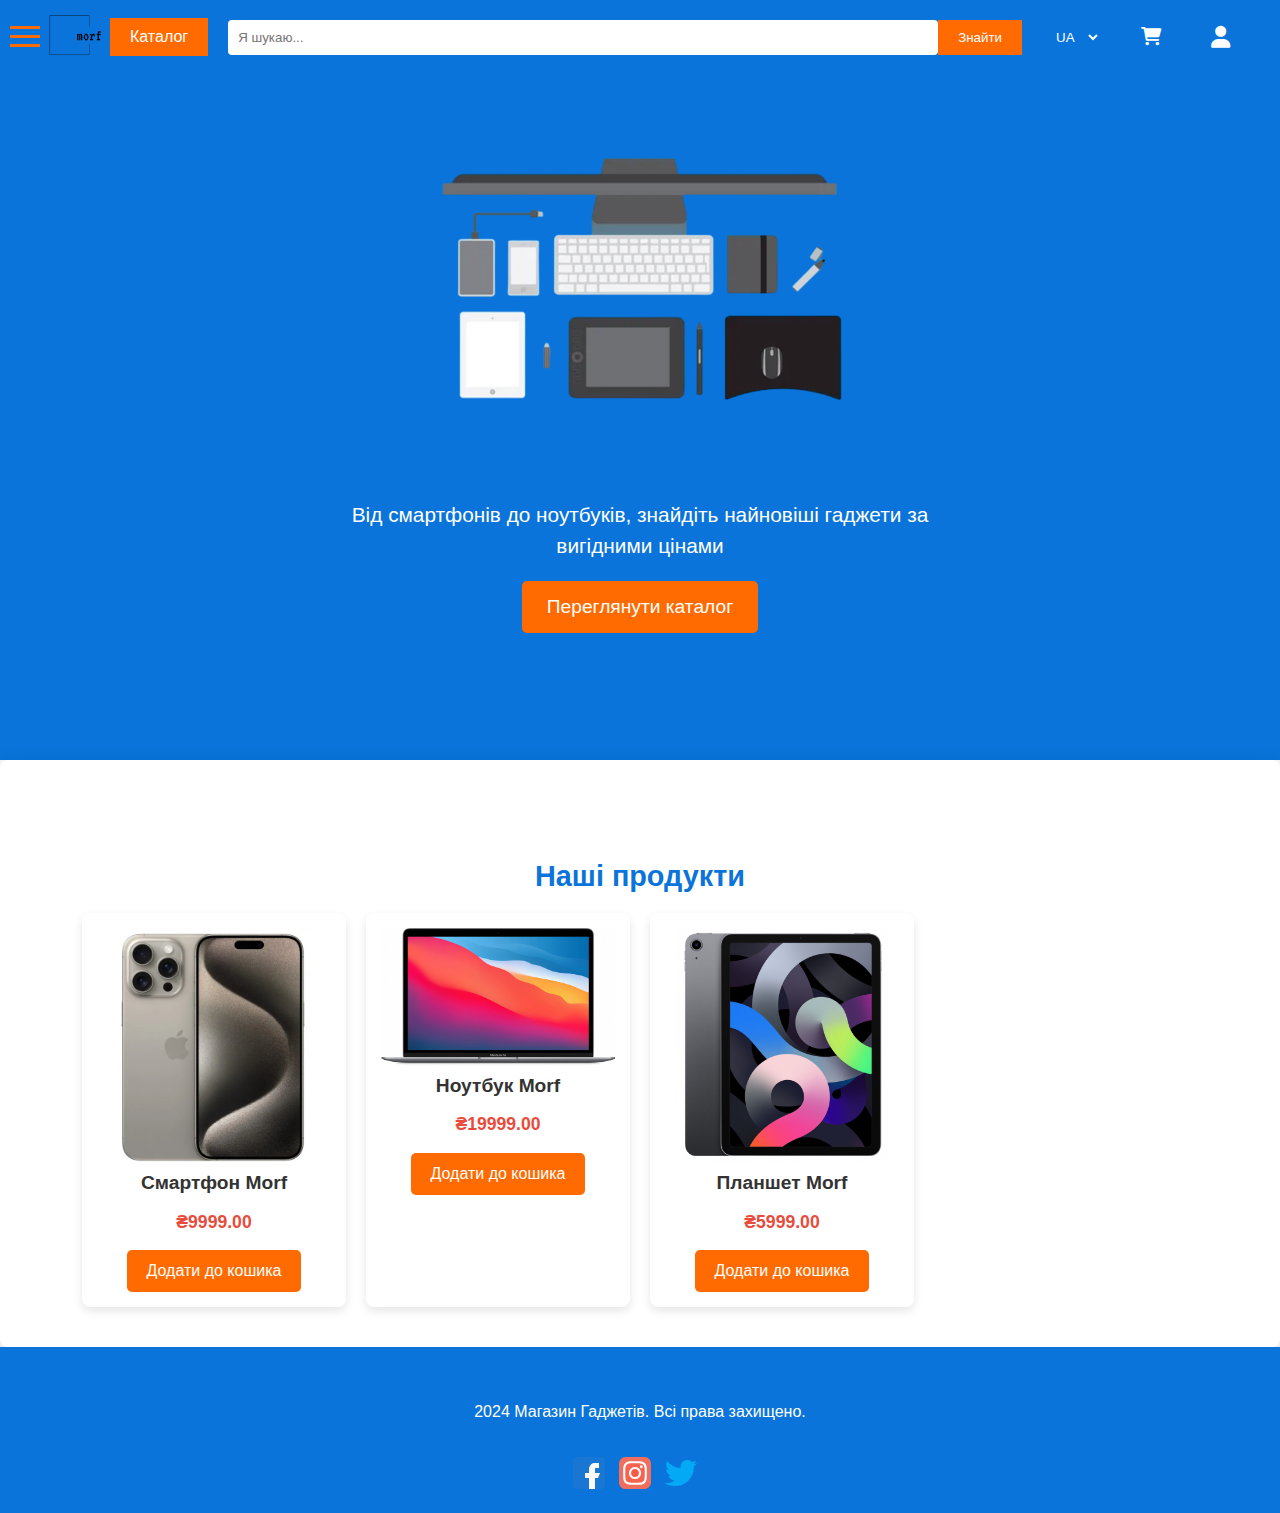
<file: index.html>
<!DOCTYPE html>
<html lang="uk">
<head>
    <meta charset="UTF-8">
    <meta name="viewport" content="width=device-width, initial-scale=1.0">
    <title>Головна сторінка - Магазин Гаджетів</title>
    <link rel="stylesheet" href="styles/styles.css">
    <link rel="stylesheet" href="https://cdnjs.cloudflare.com/ajax/libs/font-awesome/6.0.0-beta3/css/all.min.css">
</head>
<body>

    <div id="sideMenu" class="side-menu">
        <a href="javascript:void(0)" class="close-btn" onclick="closeMenu()">&times;</a>
        <ul>
            <li><a href="index.html" id="heroLink">Головна</a></li>
            <li><a href="info.html" id="infoLink">Інформація</a></li>
            <li><a href="contacts.html" id="contactsLink">Контакти</a></li>
        </ul>
    </div>
    <div id="menuButton" class="menu-button" onclick="openMenu()">
        <div class="burger-icon"></div>
        <div class="burger-icon"></div>
        <div class="burger-icon"></div>
    </div>
    



    <div id="loginModal" class="modal">
        <div class="modal-content">
            <span class="close-btn" onclick="closeLoginModal()">&times;</span>
            <h2 id="entr">Вхід</h2>
            <form onsubmit="handleSubmit(event)">
                <label for="phone" id="phonep">Телефон</label>
                <input type="tel" id="phone" name="phone" placeholder="+38" required>
                <button type="submit" class="continue-btn" id="cont">Продовжити</button>
            </form>
            <div class="divider" id="or">або</div>
            <div class="social-login">
                <button class="social-btn google-btn"><i class="fab fa-google"></i> Google</button>
                <button class="social-btn apple-btn"><i class="fab fa-apple"></i> Apple</button>
            </div>
            <div class="alternative-login">
                <a href="#" id="face">Увійти через Facebook</a>
                <a href="#" id="emailp">Увійти через пошту</a>
            </div>
        </div>
    </div>
 

    <nav class="navbar">
        <div class="navbar-container">
            <div class="logo">
                <a href="index.html">
                    <img src="images/logo.png" alt="Логотип" id="logo">
                </a>
            </div>
            <div class="catalog">
                <a href="catalog.html">
                    <button id="catalog-button">
                        <i class="icon-catalog"></i> <span id="catalogText">Каталог</span>
                    </button>
                </a>
            </div>
            <div class="search-bar">
                <input type="text" placeholder="Я шукаю..." id="searchPlaceholder" />
                <button type="submit" id="searchButton">Знайти</button>
            </div>
            <div class="language-switch">
                <select name="language" id="language" onchange="switchLanguage()">
                    <option value="ua">UA</option>
                    <option value="en">EN</option>
                </select>
            </div>
            <div class="cart">
                <button id="cart-button">
                    <i class="icon-cart"></i>
                    <i class="fas fa-shopping-cart"></i>
                </button>
            </div>
            <div class="profile-menu">
                <button id="profileButton" onclick="openLoginModal()">
                    <i class="fas fa-user"></i>
                </button>
            </div>
        </div>
    </nav>
    <section class="hero">
        <img src="images/hero-image.png" alt="Гаджети на будь-який смак" class="hero-image" id="heroImage">
        <h1 id="heroTitle">Знайдіть ваш ідеальний гаджет сьогодні</h1>
        <p id="heroDescription">Від смартфонів до ноутбуків, знайдіть найновіші гаджети за вигідними цінами</p>
        <a href="catalog.html" class="cta-btn" id="catalogLinkButton">Переглянути каталог</a>
    </section>

<main>
    <section class="catalog-section" id="catalog-section">
        <div class="container">
            <h2 id="productsTitle">Наші продукти</h2>
            <div class="products-grid" id="products-grid"></div>
        </div>
    </section>
</main>

    <div class="global-cart" style="display: none;" id="globalCart">
        <button class="close-cart-btn" id="closeCartBtn">&times;</button>
        <h2 id="cartTitle">Кошик</h2>
        <div class="cart-items" id="cartItems"></div>
        <div class="cart-total" id="cartTotal">
            <span id="totalcart">Всього:</span>
            <span class="total-price">₴0</span>
        </div>
        <button class="checkout" id="checkoutButton">Оформити замовлення</button>
    </div>



    <footer>
        <div class="container">
            <p id="copyright"> 2024 Магазин Гаджетів. Всі права захищено.</p>
            <div class="social-media">
                <a href="#"><img src="icons/facebook.svg" alt="Facebook"></a>
                <a href="#"><img src="icons/instagram.svg" alt="Instagram"></a>
                <a href="#"><img src="icons/twitter.svg" alt="Twitter"></a>
            </div>
        </div>
    </footer>
    <button id="scrollToTopBtn" title="Повернутися вгору">&#9650;</button>

    <script src="script.js"></script>
    <script src="popup.js"></script>
    <script src="catalog.js"></script>
</body>
</html>
</file>
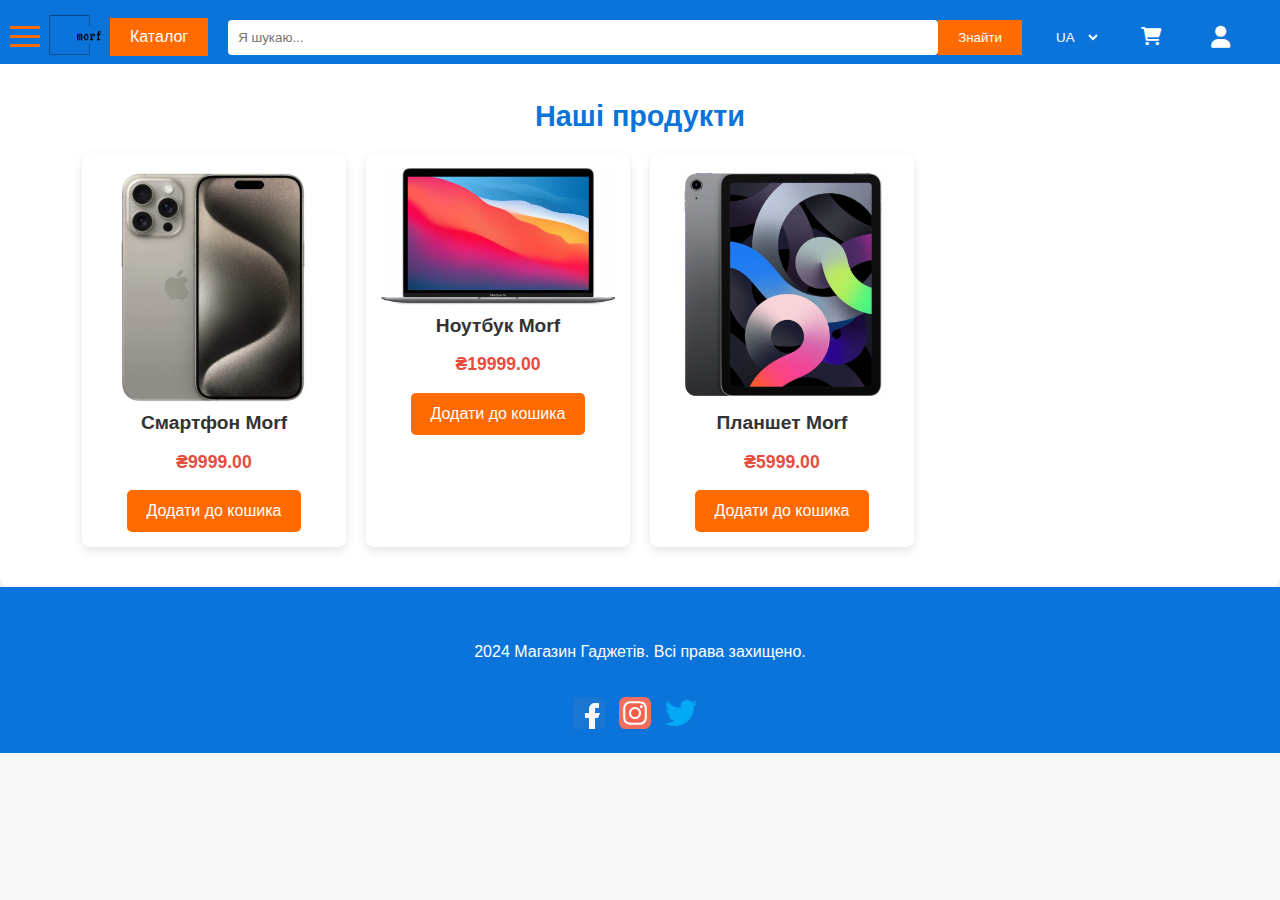
<file: catalog.html>
<!DOCTYPE html>
<html lang="uk">
<head>
    <meta charset="UTF-8" />
    <meta name="viewport" content="width=device-width, initial-scale=1.0"/>
    <title>Каталог товарів - Магазин Гаджетів</title>
    <link rel="stylesheet" href="styles/styles.css"/>
    <link rel="stylesheet" href="https://cdnjs.cloudflare.com/ajax/libs/font-awesome/6.0.0-beta3/css/all.min.css"/>
</head>
<body>
    <div id="sideMenu" class="side-menu">
        <a href="javascript:void(0)" class="close-btn" onclick="closeMenu()">&times;</a>
        <ul>
            <li><a href="index.html" id="heroLink">Головна</a></li>
            <li><a href="info.html" id="infoLink">Info</a></li>
            <li><a href="contacts.html" id="contactsLink">Контакти</a></li>
        </ul>
    </div>
    <div id="menuButton" class="menu-button" onclick="openMenu()">
        <div class="burger-icon"></div>
        <div class="burger-icon"></div>
        <div class="burger-icon"></div>
    </div>

    <div id="loginModal" class="modal">
        <div class="modal-content">
            <span class="close-btn" onclick="closeLoginModal()">&times;</span>
            <h2 id="entr">Вхід</h2>
            <form onsubmit="handleSubmit(event)">
                <label for="phone" id="phonep">Телефон</label>
                <input type="tel" id="phone" name="phone" placeholder="+38" required>
                <button type="submit" class="continue-btn" id="cont">Продовжити</button>
            </form>
            <div class="divider" id="or">або</div>
            <div class="social-login">
                <button class="social-btn google-btn"><i class="fab fa-google"></i> Google</button>
                <button class="social-btn apple-btn"><i class="fab fa-apple"></i> Apple</button>
            </div>
            <div class="alternative-login">
                <a href="#" id="face">Увійти через Facebook</a>
                <a href="#" id="emailp">Увійти через пошту</a>
            </div>
        </div>
    </div>

    <nav class="navbar">
        <div class="navbar-container">
            <div class="logo">
                <a href="index.html"><img src="images/logo.png" alt="Логотип" id="logo"></a>
            </div>
            <div class="catalog">
                <a href="catalog.html">
                    <button id="catalog-button"><i class="icon-catalog"></i> <span id="catalogText">Каталог</span></button>
                </a>
            </div>
            <div class="search-bar">
                <input type="text" placeholder="Я шукаю..." id="searchPlaceholder"/>
                <button type="submit" id="searchButton">Знайти</button>
            </div>
            <div class="language-switch">
                <select name="language" id="language" onchange="switchLanguage()">
                    <option value="ua">UA</option>
                    <option value="en">EN</option>
                </select>
            </div>
            <div class="cart">
                <button id="cart-button"><i class="fas fa-shopping-cart"></i></button>
            </div>
            <div class="profile-menu">
                <button id="profileButton" onclick="openLoginModal()"><i class="fas fa-user"></i></button>
            </div>
        </div>
    </nav>

    <div class="global-cart" style="display: none;" id="globalCart">
        <button class="close-cart-btn" id="closeCartBtn">&times;</button>
        <h2 id="cartTitle">Кошик</h2>
        <div class="cart-items" id="cartItems"></div>
        <div class="cart-total" id="cartTotal">
            <span id="totalcart">Всього:</span>
            <span class="total-price">₴0</span>
        </div>
        <button class="checkout" id="checkoutButton">Оформити замовлення</button>
    </div>

<main>
    <section class="catalog-section" id="catalog-section">
        <div class="container">
            <h2 id="productsTitle">Наші продукти</h2>
            <div class="products-grid" id="products-grid"></div>
        </div>
    </section>
</main>

    <footer id="footer">
        <div class="container">
            <p id="copyright">2024 Магазин Гаджетів. Всі права захищено.</p>
            <div class="social-media" id="social-media">
                <a href="#"><img src="icons/facebook.svg" alt="Facebook"></a>
                <a href="#"><img src="icons/instagram.svg" alt="Instagram"></a>
                <a href="#"><img src="icons/twitter.svg" alt="Twitter"></a>
            </div>
        </div>
    </footer>

    <button id="scrollToTopBtn" title="Повернутися вгору">&#9650;</button>

    <script src="script.js"></script>
    <script src="popup.js"></script>
    <script src="catalog.js"></script>
</body>
</html>
</file>
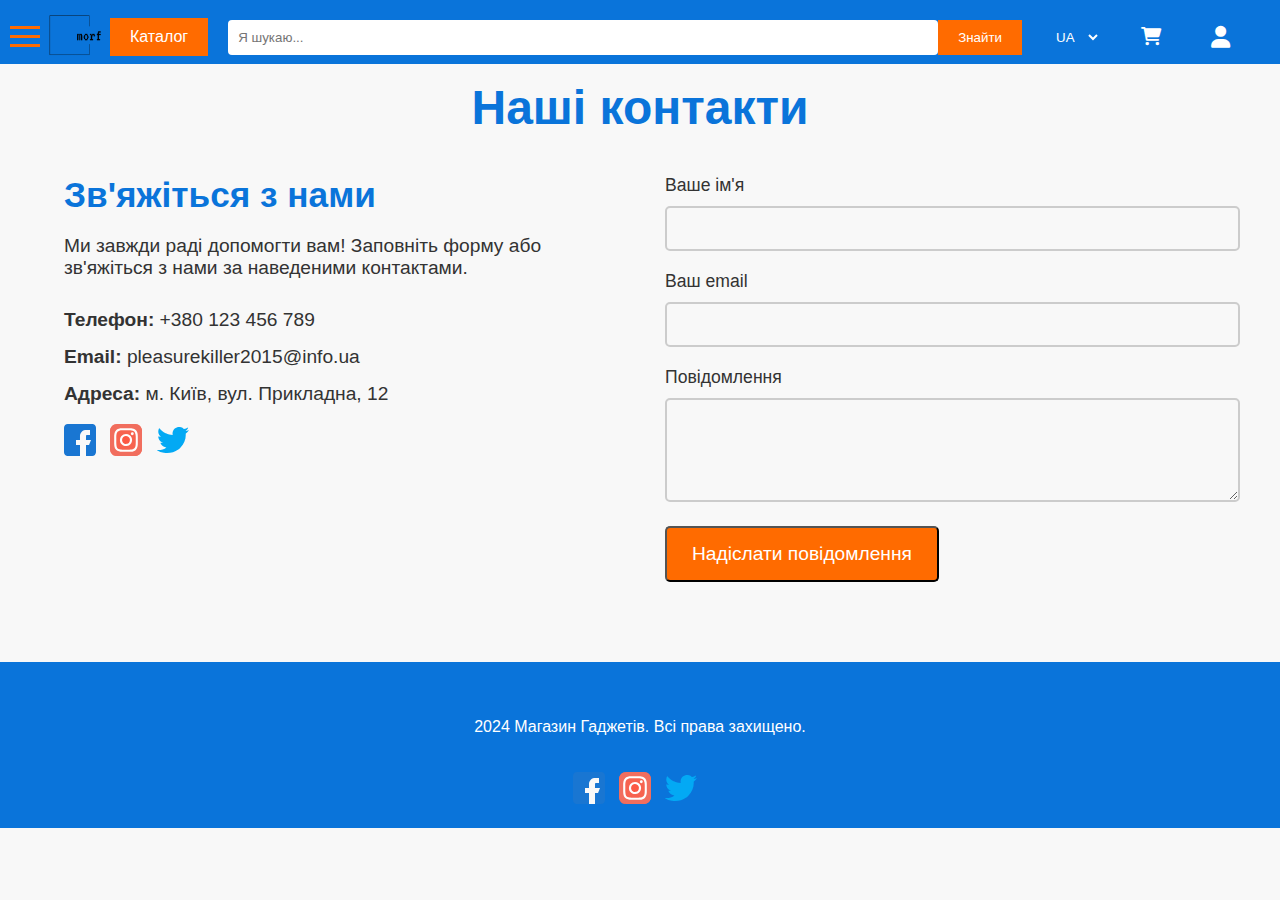
<file: contacts.html>
<!DOCTYPE html>
<html lang="uk">
<head>
    <meta charset="UTF-8">
    <meta name="viewport" content="width=device-width, initial-scale=1.0">
    <title>Контакти - Магазин Гаджетів</title>
    <link rel="stylesheet" href="styles/styles.css"> 
    <link rel="stylesheet" href="https://cdnjs.cloudflare.com/ajax/libs/font-awesome/6.0.0-beta3/css/all.min.css">
</head>
<body>

    <div id="sideMenu" class="side-menu">
        <a href="javascript:void(0)" class="close-btn" onclick="closeMenu()">&times;</a>
        <ul>
            <li><a href="index.html" id="heroLink">Головна</a></li>
            <li><a href="info.html" id="infoLink">Info</a></li>
            <li><a href="contacts.html" id="contactsLink">Контакти</a></li>
        </ul>
    </div>
    <div id="menuButton" class="menu-button" onclick="openMenu()">
        <div class="burger-icon"></div>
        <div class="burger-icon"></div>
        <div class="burger-icon"></div>
    </div>

    <div id="loginModal" class="modal">
        <div class="modal-content">
            <span class="close-btn" onclick="closeLoginModal()">&times;</span>
            <h2 id="entr">Вхід</h2>
            <form onsubmit="handleSubmit(event)">
                <label for="phone" id="phonep">Телефон</label>
                <input type="tel" id="phone" name="phone" placeholder="+38" required>
                <button type="submit" class="continue-btn" id="cont">Продовжити</button>
            </form>
            <div class="divider" id="or">або</div>
            <div class="social-login">
                <button class="social-btn google-btn"><i class="fab fa-google"></i> Google</button>
                <button class="social-btn apple-btn"><i class="fab fa-apple"></i> Apple</button>
            </div>
            <div class="alternative-login">
                <a href="#" id="face">Увійти через Facebook</a>
                <a href="#" id="emailp">Увійти через пошту</a>
            </div>
        </div>
    </div>
 

    <nav class="navbar">
        <div class="navbar-container">
            <div class="logo">
                <a href="index.html">
                    <img src="images/logo.png" alt="Логотип" id="logo">
                </a>
            </div>
            <div class="catalog">
                <a href="catalog.html">
                    <button id="catalog-button">
                        <i class="icon-catalog"></i> <span id="catalogText">Каталог</span>
                    </button>
                </a>
            </div>
            <div class="search-bar">
                <input type="text" placeholder="Я шукаю..." id="searchPlaceholder" />
                <button type="submit" id="searchButton">Знайти</button>
            </div>
            <div class="language-switch">
                <select name="language" id="language" onchange="switchLanguage()">
                    <option value="ua">UA</option>
                    <option value="en">EN</option>
                </select>
            </div>
            <div class="cart">
                <button id="cart-button">
                    <i class="icon-cart"></i>
                    <i class="fas fa-shopping-cart"></i>
                </button>
            </div>
            <div class="profile-menu">
                <button id="profileButton" onclick="openLoginModal()">
                    <i class="fas fa-user"></i>
                </button>
            </div>
        </div>
    </nav>

    <section class="contact-section">
        <div class="container">
            <h2 id = "contact">Контакти</h2>
            <div class="contact-content">
                <div class="contact-info">
                    <h3 id = "contactus">Зв'яжіться з нами</h3>
                    <p id = "constr">Ми завжди раді допомогти вам! Заповніть форму або зв'яжіться з нами за наведеними контактами.</p>
                    <ul>
                        <li><strong id = "num">Телефон:</strong> +380 123 456 789</li>
                        <li><strong>Email:</strong> pleasurekiller2015@info.ua</li>
                        <li><strong id = "adr">Адреса:</strong id = "street1"> м. Київ, вул. Прикладна, 12</li>
                    </ul>
                    <div class="social-media">
                        <a href="#"><img src="icons/facebook.svg" alt="Facebook"></a>
                        <a href="#"><img src="icons/instagram.svg" alt="Instagram"></a>
                        <a href="#"><img src="icons/twitter.svg" alt="Twitter"></a>
                    </div>
                </div>
                <div class="contact-form">
                    <form action="submit_contact_form.php" method="POST">
                        <div class="form-group">
                            <label for="name" id = "namef">Ваше ім'я</label>
                            <input type="text" id="name" name="name" required>
                        </div>
                        <div class="form-group">
                            <label for="email" id = "emailf">Ваш email</label>
                            <input type="email" id="email" name="email" required>
                        </div>
                        <div class="form-group">
                            <label for="message" id = "mess">Повідомлення</label>
                            <textarea id="message" name="message" rows="5" required></textarea>
                        </div>
                        <button type="submit" class="cta-btn" id = "sendmess">Надіслати повідомлення</button>
                    </form>
                </div>
            </div>
        </div>
    </section>
    <div class="global-cart" style="display: none;" id="globalCart">
        <button class="close-cart-btn" id="closeCartBtn">&times;</button>
        <h2 id="cartTitle">Кошик</h2>
        <div class="cart-items" id="cartItems"></div>
        <div class="cart-total" id="cartTotal">
            <span id="totalcart">Всього:</span>
            <span class="total-price">₴0</span>
        </div>
        <button class="checkout" id="checkoutButton">Оформити замовлення</button>
    </div>
    <footer>
        <div class="container">
            <p id="copyright"> 2024 Магазин Гаджетів. Всі права захищено.</p>
            <div class="social-media">
                <a href="#"><img src="icons/facebook.svg" alt="Facebook"></a>
                <a href="#"><img src="icons/instagram.svg" alt="Instagram"></a>
                <a href="#"><img src="icons/twitter.svg" alt="Twitter"></a>
            </div>
        </div>
    </footer>
    <button id="scrollToTopBtn" title="Повернутися вгору">&#9650;</button>
    <script src="script.js"></script>
    <script src="popup.js"></script>

</body>
</html>
</file>
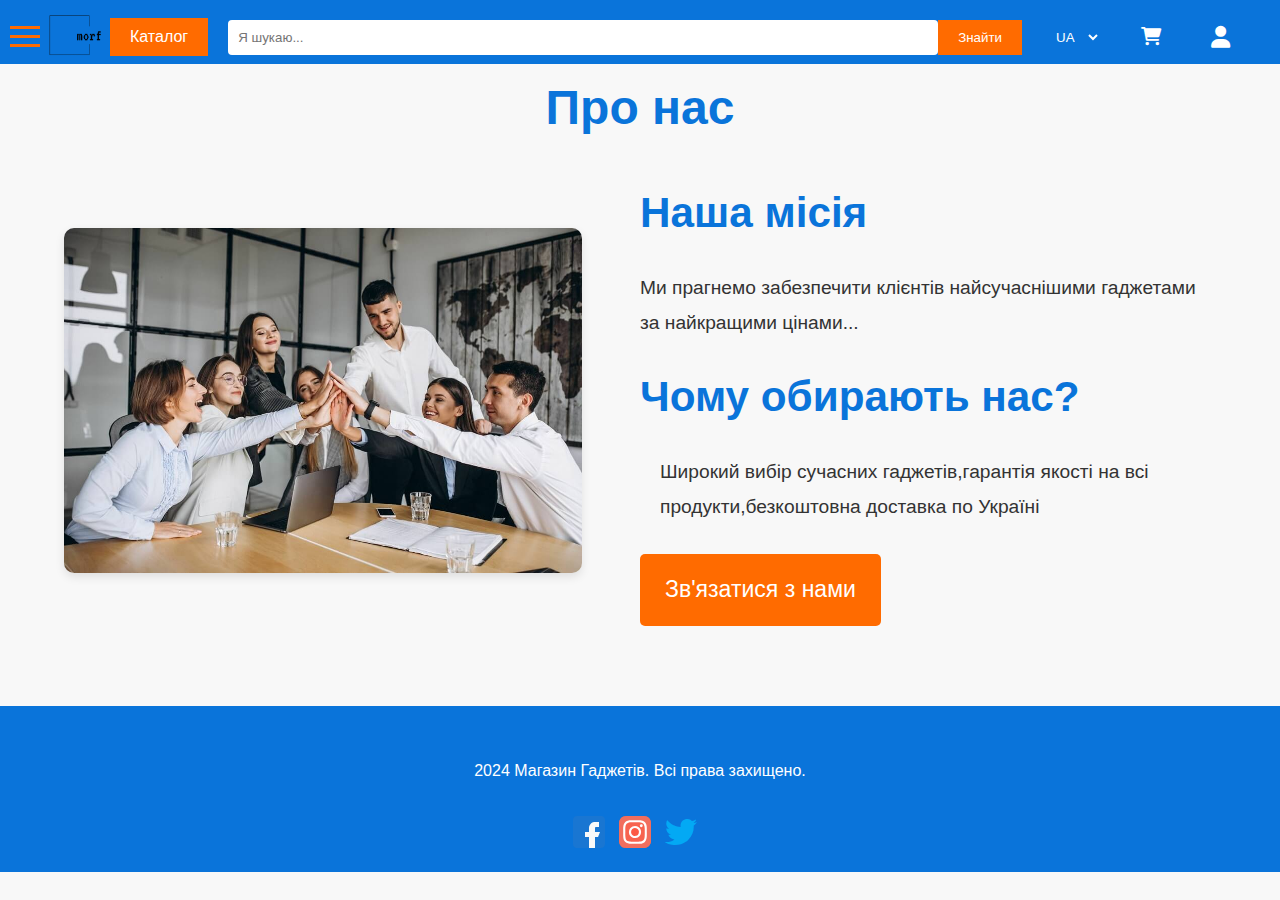
<file: info.html>
<!DOCTYPE html>
<html lang="uk">
<head>
    <meta charset="UTF-8">
    <meta name="viewport" content="width=device-width, initial-scale=1.0">
    <title>Про нас - Магазин Гаджетів</title>
    <link rel="stylesheet" href="styles/styles.css">
    <link rel="stylesheet" href="https://cdnjs.cloudflare.com/ajax/libs/font-awesome/6.0.0-beta3/css/all.min.css">
</head>
<body>

    <div id="sideMenu" class="side-menu">
        <a href="javascript:void(0)" class="close-btn" onclick="closeMenu()">&times;</a>
        <ul>
            <li><a href="index.html" id="heroLink">Головна</a></li>
            <li><a href="info.html" id="infoLink">Інформація</a></li>
            <li><a href="contacts.html" id="contactsLink">Контакти</a></li>
        </ul>
    </div>
    <div id="menuButton" class="menu-button" onclick="openMenu()">
        <div class="burger-icon"></div>
        <div class="burger-icon"></div>
        <div class="burger-icon"></div>
    </div>

    <div id="loginModal" class="modal">
        <div class="modal-content">
            <span class="close-btn" onclick="closeLoginModal()">&times;</span>
            <h2 id="entr">Вхід</h2>
            <form onsubmit="handleSubmit(event)">
                <label for="phone" id="phonep">Телефон</label>
                <input type="tel" id="phone" name="phone" placeholder="+38" required>
                <button type="submit" class="continue-btn" id="cont">Продовжити</button>
            </form>
            <div class="divider" id="or">або</div>
            <div class="social-login">
                <button class="social-btn google-btn"><i class="fab fa-google"></i> Google</button>
                <button class="social-btn apple-btn"><i class="fab fa-apple"></i> Apple</button>
            </div>
            <div class="alternative-login">
                <a href="#" id="face">Увійти через Facebook</a>
                <a href="#" id="emailp">Увійти через пошту</a>
            </div>
        </div>
    </div>
 

    <nav class="navbar">
        <div class="navbar-container">
            <div class="logo">
                <a href="index.html">
                    <img src="images/logo.png" alt="Логотип" id="logo">
                </a>
            </div>
            <div class="catalog">
                <a href="catalog.html">
                    <button id="catalog-button">
                        <i class="icon-catalog"></i> <span id="catalogText">Каталог</span>
                    </button>
                </a>
            </div>
            <div class="search-bar">
                <input type="text" placeholder="Я шукаю..." id="searchPlaceholder" />
                <button type="submit" id="searchButton">Знайти</button>
            </div>
            <div class="language-switch">
                <select name="language" id="language" onchange="switchLanguage()">
                    <option value="ua">UA</option>
                    <option value="en">EN</option>
                </select>
            </div>
            <div class="cart">
                <button id="cart-button">
                    <i class="icon-cart"></i>
                    <i class="fas fa-shopping-cart"></i>
                </button>
            </div>
            <div class="profile-menu">
                <button id="profileButton" onclick="openLoginModal()">
                    <i class="fas fa-user"></i>
                </button>
            </div>
        </div>
    </nav>
        

    <section class="about-section">
        <div class="container">
            <h2 id="aboutTitle">Про нас</h2>
            <div class="about-content">
                <img src="images/about-image.jpg" alt="Команда магазину" class="about-image" id="aboutImage">
                <div class="about-text">
                    <h3 id="missionTitle">Наша місія</h3>
                    <p id="missionText">Ми прагнемо забезпечити клієнтів найсучаснішими гаджетами за найкращими цінами. Наш магазин — це місце, де технології зустрічаються з інноваціями, створюючи нові можливості для кожного клієнта.</p>
                    <h3 id="whyChooseUsTitle">Чому обирають нас?</h3>
                    <ul id="whyChooseUsList">
                        <li>Великий асортимент оригінальних товарів</li>
                        <li>Гарантія якості на всі продукти</li>
                        <li>Швидка доставка по всій Україні</li>
                        <li>Професійна підтримка клієнтів</li>
                    </ul>
                    <a href="contacts.html" class="cta-btn" id="contactUsBtn">Зв'язатися з нами</a>
                </div>
            </div>
        </div>
    </section>

    <div class="global-cart" style="display: none;" id="globalCart">
        <button class="close-cart-btn" id="closeCartBtn">&times;</button>
        <h2 id="cartTitle">Кошик</h2>
        <div class="cart-items" id="cartItems"></div>
        <div class="cart-total" id="cartTotal">
            <span id="totalcart">Всього:</span>
            <span class="total-price">₴0</span>
        </div>
        <button class="checkout" id="checkoutButton">Оформити замовлення</button>
    </div>

    <footer>
        <div class="container">
            <p id="copyright"> 2024 Магазин Гаджетів. Всі права захищено.</p>
            <div class="social-media">
                <a href="#"><img src="icons/facebook.svg" alt="Facebook"></a>
                <a href="#"><img src="icons/instagram.svg" alt="Instagram"></a>
                <a href="#"><img src="icons/twitter.svg" alt="Twitter"></a>
            </div>
        </div>
    </footer>
    <button id="scrollToTopBtn" title="Повернутися вгору">&#9650;</button>
    <script src="script.js"></script>
    <script src="popup.js"></script>

</body>
</html>
</file>
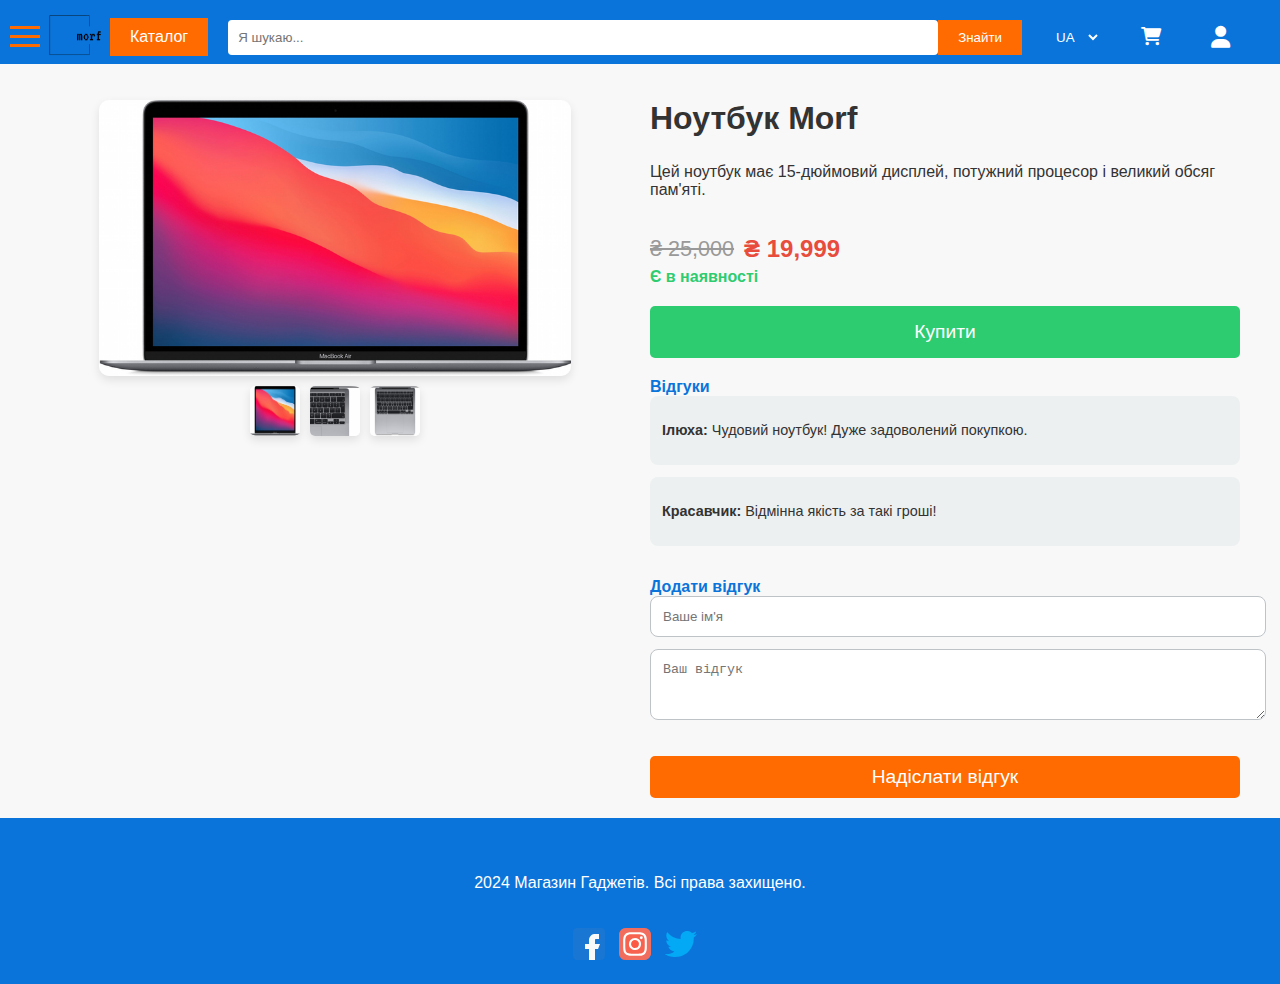
<file: laptop.html>
<!DOCTYPE html>
<html lang="uk">
<head>
    <meta charset="UTF-8">
    <meta name="viewport" content="width=device-width, initial-scale=1.0">
    <title>Ноутбук Morf - Магазин Гаджетів</title>
    <link rel="stylesheet" href="styles/styles.css">
    <link rel="stylesheet" href="https://cdnjs.cloudflare.com/ajax/libs/font-awesome/6.0.0-beta3/css/all.min.css">
</head>
<body>

    <div id="sideMenu" class="side-menu">
        <a href="javascript:void(0)" class="close-btn" onclick="closeMenu()">&times;</a>
        <ul>
            <li><a href="index.html" id="heroLink">Головна</a></li>
            <li><a href="info.html" id="infoLink">Інформація</a></li>
            <li><a href="contacts.html" id="contactsLink">Контакти</a></li>
        </ul>
    </div>
    <div id="menuButton" class="menu-button" onclick="openMenu()">
        <div class="burger-icon"></div>
        <div class="burger-icon"></div>
        <div class="burger-icon"></div>
    </div>

    <div id="loginModal" class="modal">
        <div class="modal-content">
            <span class="close-btn" onclick="closeLoginModal()">&times;</span>
            <h2 id="entr">Вхід</h2>
            <form onsubmit="handleSubmit(event)">
                <label for="phone" id="phonep">Телефон</label>
                <input type="tel" id="phone" name="phone" placeholder="+38" required>
                <button type="submit" class="continue-btn" id="cont">Продовжити</button>
            </form>
            <div class="divider" id="or">або</div>
            <div class="social-login">
                <button class="social-btn google-btn"><i class="fab fa-google"></i> Google</button>
                <button class="social-btn apple-btn"><i class="fab fa-apple"></i> Apple</button>
            </div>
            <div class="alternative-login">
                <a href="#" id="face">Увійти через Facebook</a>
                <a href="#" id="emailp">Увійти через пошту</a>
            </div>
        </div>
    </div>
 

    <nav class="navbar">
        <div class="navbar-container">
            <div class="logo">
                <a href="index.html">
                    <img src="images/logo.png" alt="Логотип" id="logo">
                </a>
            </div>
            <div class="catalog">
                <a href="catalog.html">
                    <button id="catalog-button">
                        <i class="icon-catalog"></i> <span id="catalogText">Каталог</span>
                    </button>
                </a>
            </div>
            <div class="search-bar">
                <input type="text" placeholder="Я шукаю..." id="searchPlaceholder" />
                <button type="submit" id="searchButton">Знайти</button>
            </div>
            <div class="language-switch">
                <select name="language" id="language" onchange="switchLanguage()">
                    <option value="ua">UA</option>
                    <option value="en">EN</option>
                </select>
            </div>
            <div class="cart">
                <button id="cart-button">
                    <i class="icon-cart"></i>
                    <i class="fas fa-shopping-cart"></i>
                </button>
            </div>
            <div class="profile-menu">
                <button id="profileButton" onclick="openLoginModal()">
                    <i class="fas fa-user"></i>
                </button>
            </div>
        </div>
    </nav>
        

    <div class="product-container">
    <div class="product-image">
        <img src="images/product2.webp" alt="Продукт">
        <div class="thumbnail-images">
            <img src="images/product2.webp" alt="Продукт Thumbnail">
            <img src="images/product2-2.webp" alt="Продукт Thumbnail">
            <img src="images/product2-3.webp" alt="Продукт Thumbnail">
        </div>
    </div>
    
    <div class="product-info">
        <h3 id = "laptop">Ноутбук Morf</h3>
        <p class="description" id = "laprev">Цей ноутбук має 15-дюймовий дисплей, потужний процесор і великий обсяг пам'яті.</p>
        
        <div class="price-section">
            <span class="old-price">₴ 25,000</span>
            <span class="price">₴ 19,999</span>
        </div>
        
        <div class="availability" id = "avail">Є в наявності</div>
        
        <button class="buy-button" id = "buybut">Купити</button>
        
        <div class="reviews">
            <h4 id = "rev">Відгуки</h4>
            <div class="review">
                <p><strong>Ілюха:</strong> Чудовий ноутбук! Дуже задоволений покупкою.</p>
            </div>
            <div class="review">
                <p><strong>Красавчик:</strong> Відмінна якість за такі гроші!</p>
            </div>
        </div>
        
        <div class="add-review">
            <h4 id = "addrev">Додати відгук</h4>
            <input type="text" placeholder="Ваше ім'я">
            <textarea rows="3" placeholder="Ваш відгук"></textarea>
            <button id = "sendrev">Надіслати відгук</button>
        </div>
    </div>
</div>

    <div class="global-cart" style="display: none;" id="globalCart">
        <button class="close-cart-btn" id="closeCartBtn">&times;</button>
        <h2 id="cartTitle">Кошик</h2>
        <div class="cart-items" id="cartItems"></div>
        <div class="cart-total" id="cartTotal">
            <span id="totalcart">Всього:</span>
            <span class="total-price">₴0</span>
        </div>
        <button class="checkout" id="checkoutButton">Оформити замовлення</button>
    </div>

    <footer>
        <div class="container">
            <p id="copyright"> 2024 Магазин Гаджетів. Всі права захищено.</p>
            <div class="social-media">
                <a href="#"><img src="icons/facebook.svg" alt="Facebook"></a>
                <a href="#"><img src="icons/instagram.svg" alt="Instagram"></a>
                <a href="#"><img src="icons/twitter.svg" alt="Twitter"></a>
            </div>
        </div>
    </footer>
    <button id="scrollToTopBtn" title="Повернутися вгору">&#9650;</button>
    <script src="script.js"></script>
    <script src="popup.js"></script>

</body>
</html>
</file>
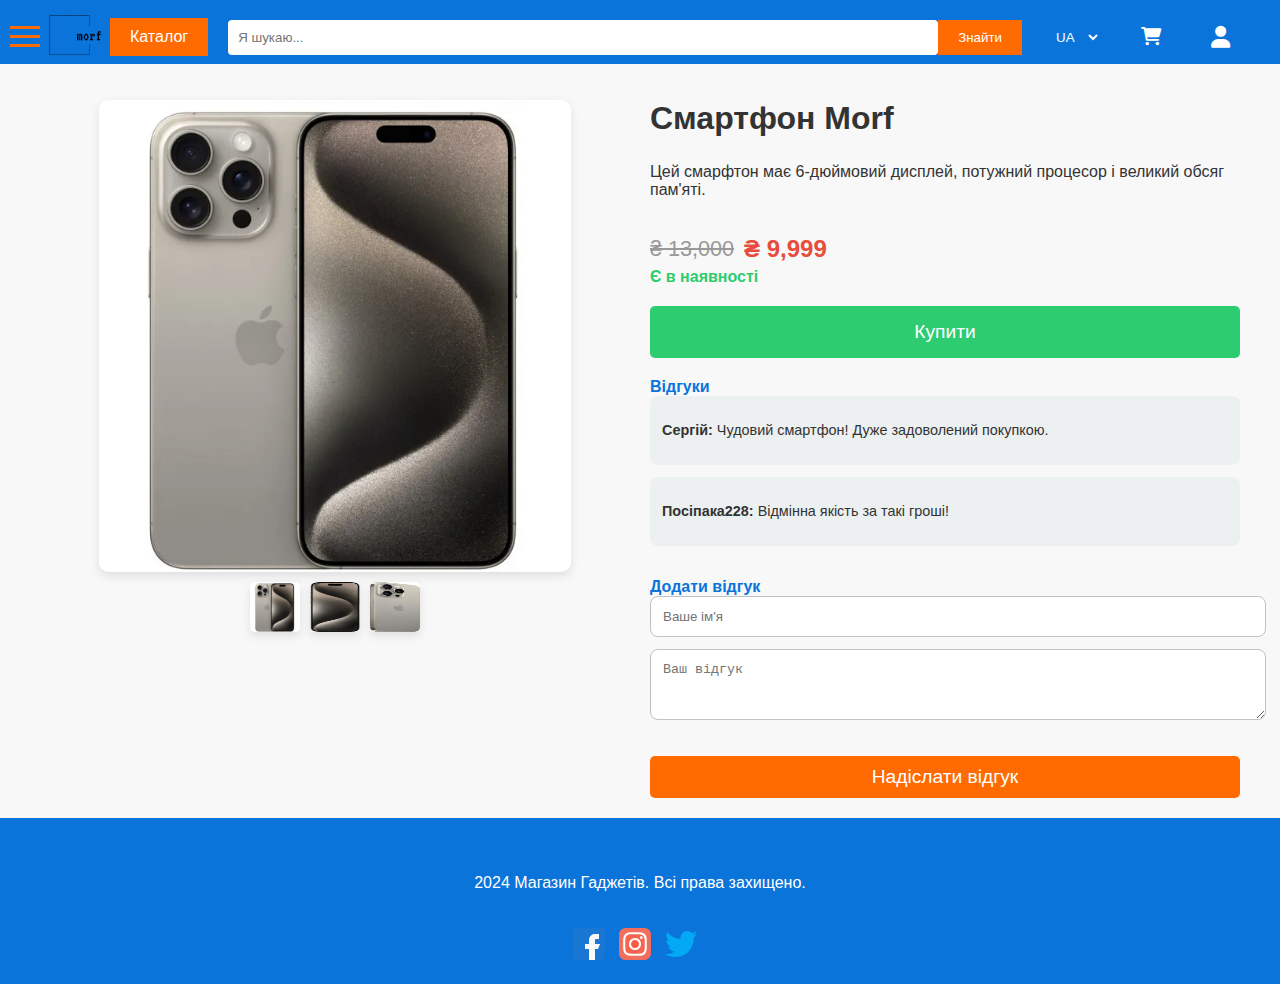
<file: smartphone.html>
<!DOCTYPE html>
<html lang="uk">
<head>
    <meta charset="UTF-8">
    <meta name="viewport" content="width=device-width, initial-scale=1.0">
    <title>Смартфон - Магазин Гаджетів</title>
    <link rel="stylesheet" href="styles/styles.css">
    <link rel="stylesheet" href="https://cdnjs.cloudflare.com/ajax/libs/font-awesome/6.0.0-beta3/css/all.min.css">
</head>
<body>

    <div id="sideMenu" class="side-menu">
        <a href="javascript:void(0)" class="close-btn" onclick="closeMenu()">&times;</a>
        <ul>
            <li><a href="index.html" id="heroLink">Головна</a></li>
            <li><a href="info.html" id="infoLink">Інформація</a></li>
            <li><a href="contacts.html" id="contactsLink">Контакти</a></li>
        </ul>
    </div>
    <div id="menuButton" class="menu-button" onclick="openMenu()">
        <div class="burger-icon"></div>
        <div class="burger-icon"></div>
        <div class="burger-icon"></div>
    </div>

    <div id="loginModal" class="modal">
        <div class="modal-content">
            <span class="close-btn" onclick="closeLoginModal()">&times;</span>
            <h2 id="entr">Вхід</h2>
            <form onsubmit="handleSubmit(event)">
                <label for="phone" id="phonep">Телефон</label>
                <input type="tel" id="phone" name="phone" placeholder="+38" required>
                <button type="submit" class="continue-btn" id="cont">Продовжити</button>
            </form>
            <div class="divider" id="or">або</div>
            <div class="social-login">
                <button class="social-btn google-btn"><i class="fab fa-google"></i> Google</button>
                <button class="social-btn apple-btn"><i class="fab fa-apple"></i> Apple</button>
            </div>
            <div class="alternative-login">
                <a href="#" id="face">Увійти через Facebook</a>
                <a href="#" id="emailp">Увійти через пошту</a>
            </div>
        </div>
    </div>
 

    <nav class="navbar">
        <div class="navbar-container">
            <div class="logo">
                <a href="index.html">
                    <img src="images/logo.png" alt="Логотип" id="logo">
                </a>
            </div>
            <div class="catalog">
                <a href="catalog.html">
                    <button id="catalog-button">
                        <i class="icon-catalog"></i> <span id="catalogText">Каталог</span>
                    </button>
                </a>
            </div>
            <div class="search-bar">
                <input type="text" placeholder="Я шукаю..." id="searchPlaceholder" />
                <button type="submit" id="searchButton">Знайти</button>
            </div>
            <div class="language-switch">
                <select name="language" id="language" onchange="switchLanguage()">
                    <option value="ua">UA</option>
                    <option value="en">EN</option>
                </select>
            </div>
            <div class="cart">
                <button id="cart-button">
                    <i class="icon-cart"></i>
                    <i class="fas fa-shopping-cart"></i>
                </button>
            </div>
            <div class="profile-menu">
                <button id="profileButton" onclick="openLoginModal()">
                    <i class="fas fa-user"></i>
                </button>
            </div>
        </div>
    </nav>
        

    <div class="product-container">
    <div class="product-image">
        <img src="images/product1.webp" alt="Продукт">
        <div class="thumbnail-images">
            <img src="images/product1.webp" alt="Продукт Thumbnail">
            <img src="images/product1-2.webp" alt="Продукт Thumbnail">
            <img src="images/product1-3.webp" alt="Продукт Thumbnail">
        </div>
    </div>
    
    <div class="product-info">
        <h3 id = "smart">Смартфон Morf</h3>
        <p class="description" id = "smartrev">Цей смарфтон має 6-дюймовий дисплей, потужний процесор і великий обсяг пам'яті.</p>
        
        <div class="price-section">
            <span class="old-price">₴ 13,000</span>
            <span class="price">₴ 9,999</span>
        </div>
        
        <div class="availability" id = "avail">Є в наявності</div>
        
        <button class="buy-button" id = "buybut">Купити</button>
        
        <div class="reviews">
            <h4 id = "rev">Відгуки</h4>
            <div class="review">
                <p><strong>Сергій:</strong> Чудовий смартфон! Дуже задоволений покупкою.</p>
            </div>
            <div class="review">
                <p><strong>Посіпака228:</strong> Відмінна якість за такі гроші!</p>
            </div>

        </div>
        

        <div class="add-review">
            <h4 id = "addrev">Додати відгук</h4>
            <input type="text" placeholder="Ваше ім'я">
            <textarea rows="3" placeholder="Ваш відгук"></textarea>
            <button id = "sendrev">Надіслати відгук</button>
        </div>
    </div>
</div>

    <div class="global-cart" style="display: none;" id="globalCart">
        <button class="close-cart-btn" id="closeCartBtn">&times;</button>
        <h2 id="cartTitle">Кошик</h2>
        <div class="cart-items" id="cartItems"></div>
        <div class="cart-total" id="cartTotal">
            <span id="totalcart">Всього:</span>
            <span class="total-price">₴0</span>
        </div>
        <button class="checkout" id="checkoutButton">Оформити замовлення</button>
    </div>

    <footer>
        <div class="container">
            <p id="copyright"> 2024 Магазин Гаджетів. Всі права захищено.</p>
            <div class="social-media">
                <a href="#"><img src="icons/facebook.svg" alt="Facebook"></a>
                <a href="#"><img src="icons/instagram.svg" alt="Instagram"></a>
                <a href="#"><img src="icons/twitter.svg" alt="Twitter"></a>
            </div>
        </div>
    </footer>
    <button id="scrollToTopBtn" title="Повернутися вгору">&#9650;</button>
    <script src="script.js"></script>
    <script src="popup.js"></script>

</body>
</html>
</file>
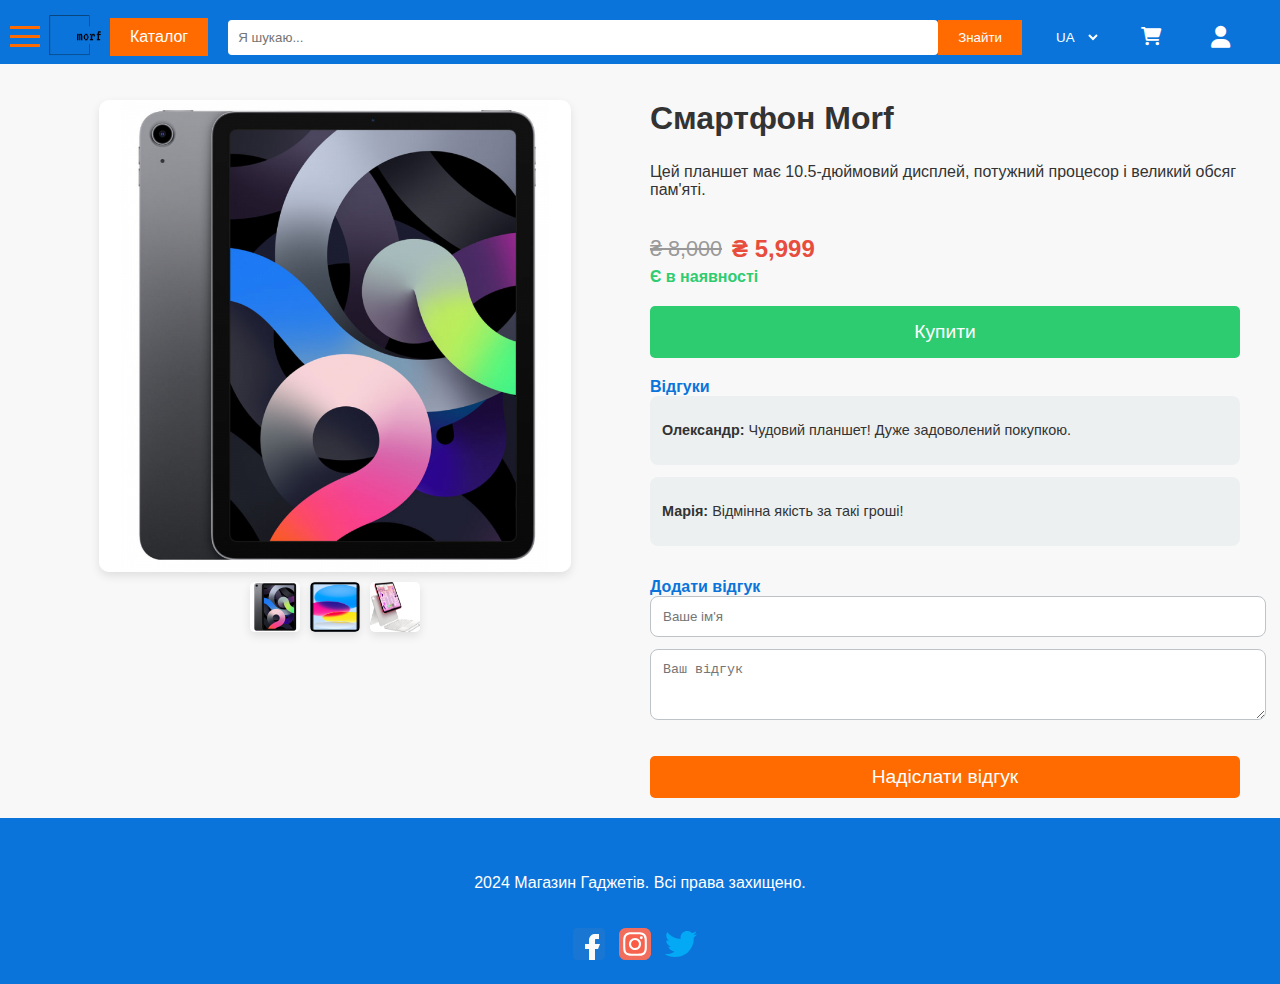
<file: tablet.html>
<!DOCTYPE html>
<html lang="uk">
<head>
    <meta charset="UTF-8">
    <meta name="viewport" content="width=device-width, initial-scale=1.0">
    <title>Планшет Morf - Магазин Гаджетів</title>
    <link rel="stylesheet" href="styles/styles.css">
    <link rel="stylesheet" href="https://cdnjs.cloudflare.com/ajax/libs/font-awesome/6.0.0-beta3/css/all.min.css">
</head>
<body>

    <div id="sideMenu" class="side-menu">
        <a href="javascript:void(0)" class="close-btn" onclick="closeMenu()">&times;</a>
        <ul>
            <li><a href="index.html" id="heroLink">Головна</a></li>
            <li><a href="info.html" id="infoLink">Інформація</a></li>
            <li><a href="contacts.html" id="contactsLink">Контакти</a></li>
        </ul>
    </div>
    <div id="menuButton" class="menu-button" onclick="openMenu()">
        <div class="burger-icon"></div>
        <div class="burger-icon"></div>
        <div class="burger-icon"></div>
    </div>

    <div id="loginModal" class="modal">
        <div class="modal-content">
            <span class="close-btn" onclick="closeLoginModal()">&times;</span>
            <h2 id="entr">Вхід</h2>
            <form onsubmit="handleSubmit(event)">
                <label for="phone" id="phonep">Телефон</label>
                <input type="tel" id="phone" name="phone" placeholder="+38" required>
                <button type="submit" class="continue-btn" id="cont">Продовжити</button>
            </form>
            <div class="divider" id="or">або</div>
            <div class="social-login">
                <button class="social-btn google-btn"><i class="fab fa-google"></i> Google</button>
                <button class="social-btn apple-btn"><i class="fab fa-apple"></i> Apple</button>
            </div>
            <div class="alternative-login">
                <a href="#" id="face">Увійти через Facebook</a>
                <a href="#" id="emailp">Увійти через пошту</a>
            </div>
        </div>
    </div>
 

    <nav class="navbar">
        <div class="navbar-container">
            <div class="logo">
                <a href="index.html">
                    <img src="images/logo.png" alt="Логотип" id="logo">
                </a>
            </div>
            <div class="catalog">
                <a href="catalog.html">
                    <button id="catalog-button">
                        <i class="icon-catalog"></i> <span id="catalogText">Каталог</span>
                    </button>
                </a>
            </div>
            <div class="search-bar">
                <input type="text" placeholder="Я шукаю..." id="searchPlaceholder" />
                <button type="submit" id="searchButton">Знайти</button>
            </div>
            <div class="language-switch">
                <select name="language" id="language" onchange="switchLanguage()">
                    <option value="ua">UA</option>
                    <option value="en">EN</option>
                </select>
            </div>
            <div class="cart">
                <button id="cart-button">
                    <i class="icon-cart"></i>
                    <i class="fas fa-shopping-cart"></i>
                </button>
            </div>
            <div class="profile-menu">
                <button id="profileButton" onclick="openLoginModal()">
                    <i class="fas fa-user"></i>
                </button>
            </div>
        </div>
    </nav>
        

    <div class="product-container">
    <div class="product-image">
        <img src="images/product3.jpg" alt="Продукт">
        <div class="thumbnail-images">
            <img src="images/product3.jpg" alt="Продукт Thumbnail">
            <img src="images/product3-2.webp" alt="Продукт Thumbnail">
            <img src="images/product3-3.webp" alt="Продукт Thumbnail">
        </div>
    </div>
    
    <div class="product-info">
        <h3 id = "tabl">Планшет Morf</h3>
        <p class="description" id = "tablrev">Цей планшет має 10.5-дюймовий дисплей, потужний процесор і великий обсяг пам'яті.</p>
        
        <div class="price-section">
            <span class="old-price">₴ 8,000</span>
            <span class="price">₴ 5,999</span>
        </div>
        
        <div class="availability" id = "avail">Є в наявності</div>
        
        <button class="buy-button" id = "buybut">Купити</button>
        

        <div class="reviews">
            <h4 id = "rev">Відгуки</h4>
            <div class="review">
                <p><strong>Олександр:</strong> Чудовий планшет! Дуже задоволений покупкою.</p>
            </div>
            <div class="review">
                <p><strong>Марія:</strong> Відмінна якість за такі гроші!</p>
            </div>

        </div>
        

        <div class="add-review">
            <h4 id = "addrev">Додати відгук</h4>
            <input type="text" placeholder="Ваше ім'я">
            <textarea rows="3" placeholder="Ваш відгук"></textarea>
            <button id = "sendrev">Надіслати відгук</button>
        </div>
    </div>
</div>

    <div class="global-cart" style="display: none;" id="globalCart">
        <button class="close-cart-btn" id="closeCartBtn">&times;</button>
        <h2 id="cartTitle">Кошик</h2>
        <div class="cart-items" id="cartItems"></div>
        <div class="cart-total" id="cartTotal">
            <span id="totalcart">Всього:</span>
            <span class="total-price">₴0</span>
        </div>
        <button class="checkout" id="checkoutButton">Оформити замовлення</button>
    </div>

    <footer>
        <div class="container">
            <p id="copyright"> 2024 Магазин Гаджетів. Всі права захищено.</p>
            <div class="social-media">
                <a href="#"><img src="icons/facebook.svg" alt="Facebook"></a>
                <a href="#"><img src="icons/instagram.svg" alt="Instagram"></a>
                <a href="#"><img src="icons/twitter.svg" alt="Twitter"></a>
            </div>
        </div>
    </footer>
    <button id="scrollToTopBtn" title="Повернутися вгору">&#9650;</button>
    <script src="script.js"></script>
    <script src="popup.js"></script>

</body>
</html>
</file>
<file: styles/styles.css>
:root {--primary-color: #0a74da;
    --accent-color: #ff6b00;
    --background-color: #f8f8f8;
    --text-color: #333;
    --light-text-color: #666;
    --button-hover-color: #005bb5;
    --header-bg-color: #ffffff;
    --footer-bg-color: #0a74da;
    --heading-font: "Roboto", sans-serif;
    --body-font: "Arial", sans-serif;}
body {font-family: var(--body-font);
    margin: 0;
    padding: 0;
    background-color: var(--background-color);
    color: var(--text-color);
}
h1, h2, h3, h4, h5 {color: var(--primary-color);
    font-family: var(--heading-font);
    margin: 0;}
a {text-decoration: none;
    color: var(--primary-color);}
a:hover {color: var(--button-hover-color);}
.navbar {background-color: var(--primary-color);
    color: white;
    padding: 2px 0;
    position: fixed; 
    top: 0;
    width: 100%;
    height: 60px;
    z-index: 999;
    transition: top 0.3s;}
.navbar-container {display: flex;
    align-items: center;
    justify-content: space-between;
    max-width: 1200px;
    margin: 0 auto;
    padding: 0 20px;}
.container {width: 90%;
    max-width: 1200px;
    margin: 0 auto;}
.logo img {width: 70px;
    height: auto;}
.catalog button {background-color:var(--accent-color);
    color: white;
    border: none;
    padding: 10px 20px;
    cursor: pointer;
    font-size: 16px;}
.search-bar {display: flex;
    flex: 1;
    margin: 0 20px;}
.search-bar input {flex: 1;
    padding: 10px;
    border: none;
    border-radius: 4px;}
.search-bar button {background-color: var(--accent-color);
    color: white;
    border: none;
    padding: 10px 20px;
    cursor: pointer;}
.language-switch select {background-color: var(--primary-color);
    color: white;
    border: none;
    padding: 10px;}
.cart button {background-color: var(--footer-bg-color);
    color: white;
    margin-right: 20px;
    margin-left: 20px; 
    border: none;
    padding: 10px 20px;
    cursor: pointer;
    font-size: 18px;}
.menu-button {cursor: pointer;
    padding: 5px 10px;
    position: fixed;
    color: var(--accent-color);
    top: 15px;
    left: 0;
    z-index: 1000;
    border: none;
    border-radius: 0 5px 5px 0;
    font-size: 24px;
    transition: background-color 0.3s;}
.side-menu {position: fixed;
    top: 0;
    left: -250px; 
    width: 250px;
    height: 100%;
    background-color: var(--header-bg-color);
    color: var(--accent-color);
    z-index: 1001;
    transition: left 0.5s;
    padding-top: 60px;
    overflow-x: hidden;}
.side-menu.open ~ .menu-button {display: none;}
.side-menu ul {list-style: none;
    padding: 0;
    margin: 0;}
.side-menu ul li {padding: 15px 20px;
    font-size: 18px;}
.side-menu ul li:hover {background-color: #444;
    cursor: pointer;}
.side-menu.open {left: 0;}
.burger-icon {width: 30px;
    height: 3px;
    background-color: var(--accent-color);
    margin: 6px 0;
    transition: 0.4s;}
.close-btn {position: absolute;
    top: 10px;
    right: 15px;
    font-size: 30px;
    cursor: pointer;position: absolute;
    top: 15px;
    right: 15px;
    font-size: 20px;
    cursor: pointer;
    color: #333;}
.modal {display: none;
    opacity: 0;
    transform: scale(0.9);
    position: fixed;
    z-index: 1000;
    left: 0;
    top: 0;
    width: 100%;
    height: 100%;
    background-color: rgba(0, 0, 0, 0.5);
    align-items: center;
    justify-content: center;
    transition: opacity 0.3s ease, transform 0.3s ease;}
.modal.show {display: flex;
    opacity: 1;
    transform: scale(1);}
.modal-content {background-color: #fff;
    width: 400px;
    padding: 20px;
    border-radius: 12px;
    box-shadow: 0 4px 8px rgba(0, 0, 0, 0.2);
    position: relative;
    text-align: center;}
.modal-content h2 {font-size: 24px;
    color: #007bff;
    font-weight: bold;
    margin-bottom: 5px;}
.modal-content label {font-size: 14px;
    color: #666;
    margin-bottom: 8px;
    display: block;
    text-align: left;}
.modal-content input[type="tel"] {width: 95%;
    padding: 10px;
    margin: 8px 0;
    border: 1px solid #ddd;
    border-radius: 5px;
    font-size: 16px;}
.continue-btn {width: 100%;
    padding: 10px;
    background-color: var(--accent-color);
    color: #fff;
    font-size: 18px;
    font-weight: bold;
    border: none;
    border-radius: 5px;
    cursor: pointer;
    margin-top: 10px;}
.continue-btn:hover {background-color: #218838;}
.divider {margin: 15px 0;
    font-size: 14px;
    color: #666;
    display: flex;
    align-items: center;}
.divider::before, .divider::after {content: "";
    flex: 1;
    height: 1px;
    background-color: #ddd;
    margin: 0 10px;}
.social-login {display: flex;
    gap: 10px;
    justify-content: space-around;
    margin: 10px 0;}
.social-btn {flex: 1;
    padding: 8px 10px;
    margin-right: 8px; 
    margin: 0 5px;
    border: 1px solid #ccc;
    border-radius: 5px;
    font-size: 16px;
    display: flex;
    align-items: center;
    justify-content: center;
    cursor: pointer;
    background-color: #f5f5f5;
    color: #333;}
.google-btn {color: #4285F4;
    gap: 5px;}
.apple-btn {color: #000;
    gap: 5px;}
.alternative-login {margin-top: 10px;}
.alternative-login a {display: block;
    color: #007bff;
    text-decoration: none;
    font-size: 14px;
    margin-top: 5px;}
.alternative-login a:hover {text-decoration: underline;}
.profile-menu {position: relative;
    display: inline-block;}
#profileButton {background: none;
    border: none;
    color: white;
    font-size: 18px;
    cursor: pointer;
    display: flex;
    align-items: center;
    padding: 10px;}
#profileButton i {font-size: 22px;
    color: white;}
.profile-dropdown {display: none; 
    position: absolute;
    top: 100%;
    right: 0;
    background-color: #333;
    min-width: 120px;
    box-shadow: 0px 8px 16px rgba(0, 0, 0, 0.2);
    z-index: 1;
    border-radius: 5px;}
.content {margin-left: 20px;
    padding: 60px;
    font-size: 24px;}
.hero {background-color: var(--primary-color);
    color: #fff;
    height: 80vh;
    display: flex;
    justify-content: center;
    align-items: center;
    flex-direction: column;
    text-align: center;
    padding: 20px;}
.hero-image {max-width: 100%;
    height: auto;
    padding-top: 20px;}
.hero h1 {font-size: 2.8em;
    margin-bottom: 10px;
    line-height: 1.2;}
.hero p {font-size: 1.3em;
    margin-bottom: 20px;
    max-width: 600px;
    line-height: 1.5;}
.cta-btn {background-color: var(--accent-color);
    color: #fff;
    padding: 15px 30px;
    font-size: 1.2em;
    border-radius: 5px;
    transition: background-color 0.3s;display: inline-block;
    padding: 15px 25px;
    background-color: var(--accent-color);
    color: white;
    font-size: 1.2em;
    border-radius: 5px;
    transition: background-color 0.3s ease;
    text-decoration: none;display: inline-block;
    padding: 15px 25px;
    background-color: var(--accent-color);
    color: white;
    font-size: 1.2em;
    border-radius: 5px;
    transition: background-color 0.3s ease;
    text-decoration: none;}
.cta-btn:hover {background-color: var(--button-hover-color);background-color: var(--button-hover-color);background-color: var(--button-hover-color);}
.catalog-section {padding: 40px 20px;
    padding-top: 100px; 
    background-color: #ffffff;
    box-shadow: 0 4px 20px rgba(0, 0, 0, 0.1);
    border-radius: 8px;}
.catalog-section h2 {text-align: center;
    margin-bottom: 20px;
    color: var(--primary-color);
    font-size: 1.8em;}
.products-grid {display: grid;
    grid-template-columns: repeat(auto-fill, minmax(250px, 1fr)); 
    gap: 20px;}
.product-card {background-color: #fff;
    border-radius: 8px;
    box-shadow: 0 4px 10px rgba(0, 0, 0, 0.1);
    padding: 15px;
    text-align: center;
    transition: transform 0.3s, box-shadow 0.3s;}
.product-card:hover {transform: translateY(-5px); 
    box-shadow: 0 6px 20px rgba(0, 0, 0, 0.15);}
.product-card img {max-width: 100%;
    height: auto;
    border-radius: 5px;}
.product-card h3 {margin: 10px 0;
    font-size: 1.2em; 
    color: var(--text-color);}
.product-card .price {font-weight: bold;
    color: #e74c3c; 
    font-size: 1.1em;}
.product-card button {background-color: var(--accent-color);
    color: white;
    border: none;
    padding: 12px 20px;
    border-radius: 5px;
    cursor: pointer;
    transition: background-color 0.3s, transform 0.2s; 
    font-size: 1em;}
.product-card button:hover {background-color: #e67e22; 
    transform: scale(1.05);}
.cart-toggle-btn {position: fixed;
    top: 20px;
    right: 20px;
    background-color: #007bff;
    color: #fff;
    padding: 10px 15px;
    border: none;
    border-radius: 5px;
    cursor: pointer;
    z-index: 1000;
    font-weight: bold;
    transition: background-color 0.3s;}
.cart-toggle-btn:hover {background-color: #0056b3;}
.global-cart {display: none;
    opacity: 0;
    transform: scale(0.9);
    position: fixed;
    top: 50%;
    left: 50%;
    width: 600px; 
    max-height: 80%;
    overflow-y: auto;
    background-color: #fff;
    border-radius: 12px;
    padding: 20px;
    box-shadow: 0 8px 24px rgba(0, 0, 0, 0.2);
    z-index: 1000;
    font-family: Arial, sans-serif;
    color: #333;
    transition: opacity 0.3s ease, transform 0.3s ease;
    transform-origin: center;
    transform: translate(-50%, -50%);}
.global-cart.show {display: block;
    opacity: 1;
    transform: scale(1) translate(-50%, -50%);}
.global-cart h2 {font-size: 24px;
    color: #333;
    margin-bottom: 15px;
    font-weight: bold;
    text-align: left;
    border-bottom: 1px solid #e5e5e5;
    padding-bottom: 10px;}
.close-cart-btn {position: absolute;
    top: 15px;
    right: 15px;
    font-size: 24px;
    background: none;
    border: none;
    cursor: pointer;
    color: #666;}
.cart-items {max-height: 250px;
    overflow-y: auto;
    margin-top: 15px;}
.cart-item {display: flex;
    justify-content: space-between;
    align-items: center;
    padding: 15px 0;
    border-bottom: 1px solid #f1f1f1;}
.cart-item-name {font-size: 16px;
    color: #333;
    flex-grow: 1;}
.cart-item-price {font-size: 16px;
    font-weight: bold;
    color: #ff3b3b;
    margin-right: 10px;}
.remove-item-btn {background: none;
    color: #ff5c5c;
    border: none;
    font-size: 16px;
    cursor: pointer;}
.cart-total {display: flex;
    justify-content: space-between;
    font-size: 18px;
    font-weight: bold;
    color: #333;
    margin-top: 15px;
    padding-top: 10px;
    border-top: 1px solid #e5e5e5;}
.checkout {width: 100%;
    padding: 12px 0;
    background-color: var(--accent-color);
    color: #fff;
    font-size: 16px;
    font-weight: bold;
    border: none;
    border-radius: 5px;
    cursor: pointer;
    transition: background-color 0.3s ease;
    margin-top: 15px;}
.checkout:hover {background-color: var(--accent-color);}
footer {
    background-color: var(--footer-bg-color);
    color: white;
    text-align: center;
    padding: 20px 0;
    width: 100%;
    margin-top: auto; /* Автоматично притискає футер вниз */
}
.about-section {padding: 80px 0;
    background-color: var(--background-color);}
.about-section h2 {font-size: 3em;
    text-align: center;
    margin-bottom: 40px;
    color: var(--primary-color);}
.about-content {display: flex;
    flex-direction: row;
    justify-content: space-between;
    align-items: center;
    gap: 30px;
    margin: 0 auto;
    max-width: 1200px;}
.about-image {max-width: 45%;
    border-radius: 10px;
    box-shadow: 0 4px 10px rgba(0, 0, 0, 0.1);}
.about-text {max-width: 50%;
    text-align: left;
    font-size: 1.2em;
    color: var(--text-color);
    line-height: 1.8;}
.about-text h3 {font-size: 2.2em;
    margin-bottom: 20px;
    color: var(--primary-color);}
.about-text ul {list-style-type: disc;
    padding-left: 20px;
    margin-bottom: 30px;}
.about-text ul li {margin-bottom: 10px;}
.contact-section {padding: 80px 0;
    background-color: var(--background-color);}
.contact-section h2 {font-size: 3em;
    text-align: center;
    margin-bottom: 40px;
    color: var(--primary-color);}
.contact-content {display: flex;
    justify-content: space-between;
    gap: 50px;
    max-width: 1200px;
    margin: 0 auto;}
.contact-info {flex: 1;}
.contact-info h3 {font-size: 2.2em;
    margin-bottom: 20px;
    color: var(--primary-color);}
.contact-info p {font-size: 1.2em;
    margin-bottom: 30px;
    color: var(--text-color);}
.contact-info ul {list-style-type: none;
    padding: 0;
    font-size: 1.2em;}
.contact-info ul li {margin-bottom: 15px;
    color: var(--text-color);}
.social-media a {display: inline-block;
    margin-right: 10px;}
.social-media img {width: 32px;
    height: 32px;
    transition: transform 0.3s ease;}
.social-media a:hover img {transform: scale(1.1);}
.contact-form {flex: 1;}
.contact-form .form-group {margin-bottom: 20px;}
.contact-form label {font-size: 1.1em;
    display: block;
    margin-bottom: 10px;
    color: var(--text-color);}
.contact-form input, .contact-form textarea {width: 100%;
    padding: 10px;
    font-size: 1.1em;
    border: 2px solid #ccc;
    border-radius: 5px;
    background-color: var(--input-bg-color);
    color: var(--text-color);}
.contact-form input:focus, .contact-form textarea:focus {outline: none;
    border-color: var(--primary-color);}
#scrollToTopBtn {position: fixed; 
    bottom: 20px; 
    left: 20px; 
    display: none; 
    background-color: #007BFF; 
    color: white; 
    border: none; 
    border-radius: 5px; 
    padding: 10px 15px; 
    cursor: pointer; 
    z-index: 1000; 
    transition: background-color 0.3s;}
#scrollToTopBtn:hover {background-color: #0056b3;}
.product-container {max-width: 1200px;
    margin: 0 auto;
    display: flex;
    gap: 20px;
    margin-top: 80px;
    padding: 20px;}
.product-image {flex: 1;
    display: flex;
    flex-direction: column;
    align-items: center;}
.product-image img {width: 80%;
    border-radius: 10px;
    box-shadow: 0 4px 10px rgba(0, 0, 0, 0.1);}
.thumbnail-images {display: flex;
    gap: 10px;
    margin-top: 10px;}
.thumbnail-images img {width: 50px;
    height: 50px;
    border-radius: 5px;
    cursor: pointer;
    transition: transform 0.2s ease;}
.thumbnail-images img:hover {transform: scale(1.1);}
.product-info {flex: 1;
    display: flex;
    flex-direction: column;
    justify-content: space-between;}
.product-info h3 {font-size: 2em;
    color: #333;
    margin-bottom: 10px;}
.product-info .price-section {display: flex;
    align-items: center;
    gap: 10px;
    font-size: 1.5em;
    margin-top: 20px;}
.product-info .price {font-weight: bold;
    color: #e74c3c;}
.product-info .old-price {font-size: 0.9em;
    text-decoration: line-through;
    color: #999;}
.product-info .availability {color: #2ecc71;
    font-weight: bold;
    margin-top: 5px;}
.product-info button {background-color: #2ecc71;
    color: white;
    border: none;
    padding: 15px 25px;
    border-radius: 5px;
    cursor: pointer;
    font-size: 1.2em;
    transition: background-color 0.3s ease;
    margin-top: 20px;}
.product-info button:hover {background-color: #27ae60;}
.reviews {margin-top: 20px;
    max-width: 100%;}
.review {background-color: #ecf0f1;
    padding: 12px;
    margin-bottom: 12px;
    border-radius: 8px;
    font-size: 0.9em;}
.add-review {margin-top: 20px;}
.add-review input,
.add-review textarea {width: 100%;
    padding: 12px;
    margin-bottom: 12px;
    border: 1px solid #bdc3c7;
    border-radius: 8px;}
.add-review button {background-color: var(--accent-color);
    color: white;
    border: none;
    padding: 10px 15px;
    border-radius: 5px;
    cursor: pointer;
    transition: background-color 0.3s ease;
    width: 100%;}
.add-review button:hover {background-color: #27ae60;}
footer p {padding: 20px;
    text-align: center;}
</file>
